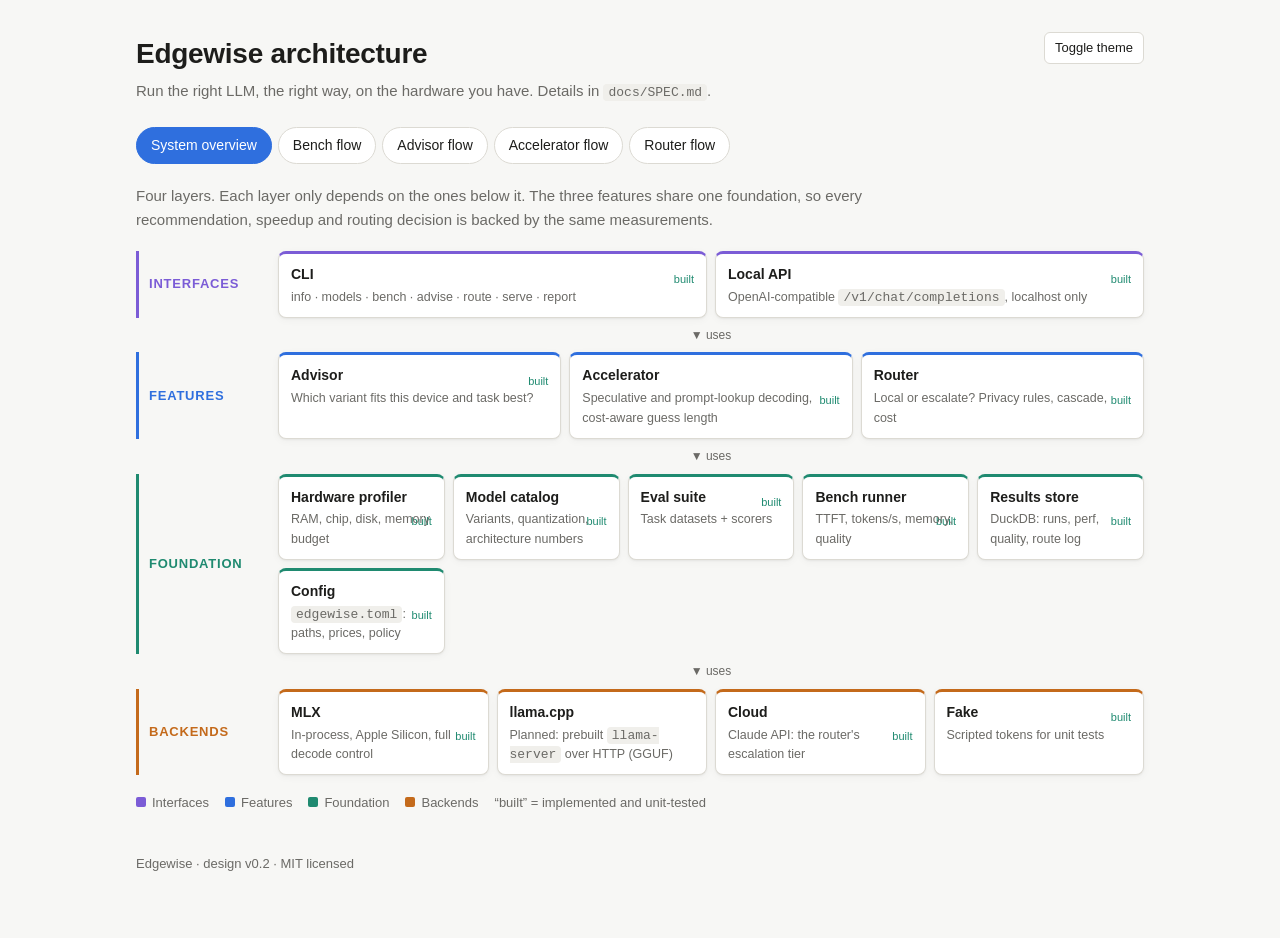
<file: docs/architecture.html>
<!doctype html>
<html lang="en">
<head>
<meta charset="utf-8">
<meta name="viewport" content="width=device-width, initial-scale=1">
<title>Edgewise Architecture</title>
<style>
  :root {
    --bg: #f7f7f5; --surface: #ffffff; --surface-2: #f0efeb; --text: #1d1d1b; --muted: #6b6a66;
    --border: #dcdad3; --accent: #2f6fde; --accent-soft: #e5edfb;
    --c-iface: #7b5cd6; --c-feat: #2f6fde; --c-found: #1f8a70; --c-back: #c46a1b;
    --ok: #1f8a70; --warn: #b7791f; --stop: #c2410c;
    --shadow: 0 1px 2px rgba(0,0,0,.05), 0 2px 8px rgba(0,0,0,.04);
  }
  @media (prefers-color-scheme: dark) {
    :root:not([data-theme="light"]) {
      --bg: #141413; --surface: #1d1d1b; --surface-2: #262624; --text: #ecebe6; --muted: #a3a29c;
      --border: #3a3936; --accent: #7aa7f5; --accent-soft: #1f2a3d;
      --c-iface: #a68ff0; --c-feat: #7aa7f5; --c-found: #4fc4a0; --c-back: #eb9a52;
      --ok: #4fc4a0; --warn: #e3b25a; --stop: #f08a5d; --shadow: none;
    }
  }
  :root[data-theme="dark"] {
    --bg: #141413; --surface: #1d1d1b; --surface-2: #262624; --text: #ecebe6; --muted: #a3a29c;
    --border: #3a3936; --accent: #7aa7f5; --accent-soft: #1f2a3d;
    --c-iface: #a68ff0; --c-feat: #7aa7f5; --c-found: #4fc4a0; --c-back: #eb9a52;
    --ok: #4fc4a0; --warn: #e3b25a; --stop: #f08a5d; --shadow: none;
  }
  * { box-sizing: border-box; }
  body {
    margin: 0; background: var(--bg); color: var(--text);
    font: 15px/1.55 -apple-system, BlinkMacSystemFont, "Segoe UI", Inter, sans-serif;
  }
  .wrap { max-width: 1040px; margin: 0 auto; padding: 32px 16px 64px; }
  header h1 { margin: 0 0 4px; font-size: 28px; letter-spacing: -.01em; }
  header p { margin: 0; color: var(--muted); }
  code { font: 13px/1.4 ui-monospace, SFMono-Regular, Menlo, monospace; background: var(--surface-2);
         padding: 1px 5px; border-radius: 4px; }

  nav { display: flex; gap: 6px; flex-wrap: wrap; margin: 24px 0 20px; }
  nav button {
    font: inherit; font-size: 14px; padding: 7px 14px; border-radius: 999px; cursor: pointer;
    border: 1px solid var(--border); background: var(--surface); color: var(--text);
  }
  nav button[aria-selected="true"] { background: var(--accent); border-color: var(--accent); color: #fff; }
  :root[data-theme="dark"] nav button[aria-selected="true"] { color: #10131a; }
  @media (prefers-color-scheme: dark) {
    :root:not([data-theme="light"]) nav button[aria-selected="true"] { color: #10131a; }
  }

  section[role="tabpanel"] { display: none; }
  section[role="tabpanel"].active { display: block; }
  .lead { color: var(--muted); margin: 0 0 20px; max-width: 760px; }

  /* Layered architecture */
  .layer { display: grid; grid-template-columns: 130px 1fr; gap: 12px; align-items: stretch; margin-bottom: 10px; }
  .layer-label { display: flex; align-items: center; font-weight: 600; font-size: 13px; text-transform: uppercase;
                 letter-spacing: .06em; color: var(--lc); border-left: 3px solid var(--lc); padding-left: 10px; }
  .layer-boxes { display: grid; grid-template-columns: repeat(auto-fit, minmax(150px, 1fr)); gap: 8px; }
  .box { background: var(--surface); border: 1px solid var(--border); border-top: 3px solid var(--lc);
         border-radius: 8px; padding: 10px 12px; box-shadow: var(--shadow); }
  .box b { display: block; font-size: 14px; }
  .box span { display: block; color: var(--muted); font-size: 12.5px; margin-top: 2px; }
  .box.done::after { content: "built"; float: right; font-size: 11px; color: var(--ok); margin-top: -36px; }
  .down { text-align: center; color: var(--muted); font-size: 12px; margin: -2px 0 8px 142px; }

  /* Flows */
  .flow { display: flex; flex-direction: column; align-items: stretch; max-width: 760px; }
  .step { display: grid; grid-template-columns: 34px 1fr; gap: 12px; background: var(--surface);
          border: 1px solid var(--border); border-radius: 10px; padding: 12px 14px; box-shadow: var(--shadow); }
  .num { width: 28px; height: 28px; border-radius: 50%; background: var(--accent-soft); color: var(--accent);
         display: grid; place-items: center; font-weight: 700; font-size: 13px; }
  .step h3 { margin: 2px 0 2px; font-size: 15px; }
  .step p { margin: 0; color: var(--muted); font-size: 13.5px; }
  .tag { display: inline-block; font-size: 11.5px; padding: 1px 7px; border-radius: 999px; margin: 6px 4px 0 0;
         border: 1px solid var(--border); color: var(--muted); }
  .arrow { height: 26px; display: grid; place-items: center; color: var(--muted); }
  .arrow::before { content: ""; width: 2px; height: 14px; background: var(--border); }
  .arrow::after { content: ""; border: 6px solid transparent; border-top-color: var(--border); border-bottom: 0; }
  .arrow { grid-template-rows: 14px 6px; }

  .branch { display: grid; grid-template-columns: repeat(auto-fit, minmax(200px, 1fr)); gap: 10px; }
  .branch .step { grid-template-columns: 1fr; border-left: 4px solid var(--bc, var(--border)); }
  .branch .step h3 { color: var(--bc); }
  .loop { border: 2px dashed var(--border); border-radius: 14px; padding: 14px; position: relative; }
  .loop-label { position: absolute; top: -11px; left: 16px; background: var(--bg); padding: 0 8px;
                font-size: 12px; color: var(--muted); font-weight: 600; letter-spacing: .04em; text-transform: uppercase; }
  .out { background: var(--accent-soft); border-color: transparent; }

  .legend { display: flex; gap: 16px; flex-wrap: wrap; margin-top: 18px; font-size: 13px; color: var(--muted); }
  .legend i { display: inline-block; width: 10px; height: 10px; border-radius: 2px; margin-right: 6px; background: var(--lc); }

  .theme-toggle { float: right; font: inherit; font-size: 13px; padding: 5px 10px; border-radius: 6px; cursor: pointer;
                  border: 1px solid var(--border); background: var(--surface); color: var(--text); }
  footer { margin-top: 40px; color: var(--muted); font-size: 13px; }

  @media (max-width: 640px) {
    .layer { grid-template-columns: 1fr; }
    .layer-label { padding: 2px 0 2px 10px; }
    .down { margin-left: 0; }
    .box.done::after { margin-top: 0; float: none; display: block; }
  }
</style>
</head>
<body>
<div class="wrap">
  <header>
    <button class="theme-toggle" id="theme" type="button">Toggle theme</button>
    <h1>Edgewise architecture</h1>
    <p>Run the right LLM, the right way, on the hardware you have. Details in <code>docs/SPEC.md</code>.</p>
  </header>

  <nav role="tablist">
    <button role="tab" aria-selected="true" data-tab="overview">System overview</button>
    <button role="tab" aria-selected="false" data-tab="bench">Bench flow</button>
    <button role="tab" aria-selected="false" data-tab="advise">Advisor flow</button>
    <button role="tab" aria-selected="false" data-tab="accel">Accelerator flow</button>
    <button role="tab" aria-selected="false" data-tab="route">Router flow</button>
  </nav>

  <!-- OVERVIEW -->
  <section role="tabpanel" id="overview" class="active">
    <p class="lead">Four layers. Each layer only depends on the ones below it. The three features share one foundation, so every recommendation, speedup and routing decision is backed by the same measurements.</p>

    <div class="layer" style="--lc: var(--c-iface)">
      <div class="layer-label">Interfaces</div>
      <div class="layer-boxes">
        <div class="box done"><b>CLI</b><span>info · models · bench · advise · route · serve · report</span></div>
        <div class="box done"><b>Local API</b><span>OpenAI-compatible <code>/v1/chat/completions</code>, localhost only</span></div>
      </div>
    </div>
    <div class="down">▼ uses</div>

    <div class="layer" style="--lc: var(--c-feat)">
      <div class="layer-label">Features</div>
      <div class="layer-boxes">
        <div class="box done"><b>Advisor</b><span>Which variant fits this device and task best?</span></div>
        <div class="box done"><b>Accelerator</b><span>Speculative and prompt-lookup decoding, cost-aware guess length</span></div>
        <div class="box done"><b>Router</b><span>Local or escalate? Privacy rules, cascade, cost</span></div>
      </div>
    </div>
    <div class="down">▼ uses</div>

    <div class="layer" style="--lc: var(--c-found)">
      <div class="layer-label">Foundation</div>
      <div class="layer-boxes">
        <div class="box done"><b>Hardware profiler</b><span>RAM, chip, disk, memory budget</span></div>
        <div class="box done"><b>Model catalog</b><span>Variants, quantization, architecture numbers</span></div>
        <div class="box done"><b>Eval suite</b><span>Task datasets + scorers</span></div>
        <div class="box done"><b>Bench runner</b><span>TTFT, tokens/s, memory, quality</span></div>
        <div class="box done"><b>Results store</b><span>DuckDB: runs, perf, quality, route log</span></div>
        <div class="box done"><b>Config</b><span><code>edgewise.toml</code>: paths, prices, policy</span></div>
      </div>
    </div>
    <div class="down">▼ uses</div>

    <div class="layer" style="--lc: var(--c-back)">
      <div class="layer-label">Backends</div>
      <div class="layer-boxes">
        <div class="box done"><b>MLX</b><span>In-process, Apple Silicon, full decode control</span></div>
        <div class="box"><b>llama.cpp</b><span>Planned: prebuilt <code>llama-server</code> over HTTP (GGUF)</span></div>
        <div class="box done"><b>Cloud</b><span>Claude API: the router's escalation tier</span></div>
        <div class="box done"><b>Fake</b><span>Scripted tokens for unit tests</span></div>
      </div>
    </div>

    <div class="legend">
      <span style="--lc: var(--c-iface)"><i></i>Interfaces</span>
      <span style="--lc: var(--c-feat)"><i></i>Features</span>
      <span style="--lc: var(--c-found)"><i></i>Foundation</span>
      <span style="--lc: var(--c-back)"><i></i>Backends</span>
      <span>“built” = implemented and unit-tested</span>
    </div>
  </section>

  <!-- BENCH -->
  <section role="tabpanel" id="bench">
    <p class="lead"><code>edgewise bench --model &lt;id&gt; --task &lt;id&gt;</code>: measures how fast a model runs on this device and how well it does real tasks. Every other feature reads from what this writes.</p>
    <div class="flow">
      <div class="step"><div class="num">1</div><div><h3>Write run manifest</h3><p>Hardware, git commit, library versions, power source and swap usage, so any number can be traced back and reproduced.</p><span class="tag">hardware profiler</span><span class="tag">warns on battery or when swapping</span></div></div>
      <div class="arrow"></div>
      <div class="step"><div class="num">2</div><div><h3>Check memory, then load model</h3><p>Estimate weights + KV cache + overhead. Refuse if it exceeds the budget; record load time and memory after load.</p><span class="tag">catalog</span><span class="tag">backend.load()</span></div></div>
      <div class="arrow"></div>
      <div class="step"><div class="num">3</div><div><h3>Warm-up</h3><p>3 throwaway generations so caches and kernels are ready.</p></div></div>
      <div class="arrow"></div>
      <div class="loop"><span class="loop-label">repeat 5× per prompt length (128 / 1K / 4K tokens)</span>
        <div class="step"><div class="num">4</div><div><h3>Performance pass</h3><p>Stream tokens and timestamp each one. Compute TTFT, prefill tokens/s, decode tokens/s, inter-token latency P50/P95, peak memory.</p><span class="tag">same timing code for every backend</span></div></div>
      </div>
      <div class="arrow"></div>
      <div class="step"><div class="num">5</div><div><h3>Quality pass</h3><p>Run every eval item once with greedy decoding and score it: tool-call match, JSON field F1, QA answer match, math exact match, edited-text match.</p><span class="tag">eval suite</span><span class="tag">scorers</span></div></div>
      <div class="arrow"></div>
      <div class="step"><div class="num">6</div><div><h3>Unload + cool down</h3><p>Free memory and wait 10 s to reduce thermal effects on the next model.</p></div></div>
      <div class="arrow"></div>
      <div class="step out"><div class="num">✓</div><div><h3>Results store</h3><p>Rows in <code>runs</code>, <code>perf</code>, <code>quality</code>. Curated snapshots go to <code>results/published/</code> for the README.</p></div></div>
    </div>
  </section>

  <!-- ADVISE -->
  <section role="tabpanel" id="advise">
    <p class="lead"><code>edgewise advise --task tool_calling --min-score 0.8</code>: picks the best model variant for this device and task, and explains why. It only ranks variants that have actually been measured.</p>
    <div class="flow">
      <div class="step"><div class="num">1</div><div><h3>All catalog variants</h3><p>e.g. Qwen 2.5 and Llama 3.2 at 0.5B–3B, in MLX 4/8-bit and GGUF Q4/Q5/Q8.</p></div></div>
      <div class="arrow"></div>
      <div class="step"><div class="num">2</div><div><h3>Feasibility filter</h3><p>Drop anything that exceeds the budget (device default or <code>--memory</code>), using the measured peak when there is one and the estimate otherwise.</p><span class="tag">memory model</span></div></div>
      <div class="arrow"></div>
      <div class="step"><div class="num">3</div><div><h3>Look up evidence</h3><p>Measured quality and speed from the results store. Unmeasured variants are listed with the command to benchmark them, never ranked on guesses.</p><span class="tag">results store</span></div></div>
      <div class="arrow"></div>
      <div class="step"><div class="num">4</div><div><h3>Quality floor</h3><p>Drop variants below <code>--min-score</code> on this task. The score relative to the higher-precision version of the same model is shown alongside.</p></div></div>
      <div class="arrow"></div>
      <div class="step"><div class="num">5</div><div><h3>Pareto frontier</h3><p>Keep only variants that no other variant beats on both quality and speed.</p></div></div>
      <div class="arrow"></div>
      <div class="branch">
        <div class="step" style="--bc: var(--c-feat)"><div><h3>--prefer speed</h3><p>Fastest variant above the floor.</p></div></div>
        <div class="step" style="--bc: var(--c-found)"><div><h3>--prefer balanced</h3><p>Default. Fastest model within 0.05 (or one eval item) of the best score.</p></div></div>
        <div class="step" style="--bc: var(--c-iface)"><div><h3>--prefer quality</h3><p>Highest quality that fits.</p></div></div>
      </div>
      <div class="arrow"></div>
      <div class="step out"><div class="num">✓</div><div><h3>Recommendation + explanation</h3><p>Choice, runner-up and the trade-off in plain words. Rich table, <code>--json</code>, and a Pareto chart for the README.</p></div></div>
    </div>
  </section>

  <!-- ACCEL -->
  <section role="tabpanel" id="accel">
    <p class="lead">Speculative decoding on the MLX backend: something cheap guesses <em>k</em> tokens, and the main model checks all of them in one forward pass. With greedy verification the output is <strong>identical</strong> to normal decoding, just faster.</p>
    <div class="flow">
      <div class="branch">
        <div class="step" style="--bc: var(--c-feat)"><div><h3>Draft model</h3><p>A small model (0.5B/1B) from the same tokenizer family proposes <em>k</em> tokens.</p></div></div>
        <div class="step" style="--bc: var(--c-found)"><div><h3>Prompt lookup</h3><p>Find the latest n-gram in the prompt and propose what followed it. Free, great for RAG and code edits.</p></div></div>
      </div>
      <div class="arrow"></div>
      <div class="loop"><span class="loop-label">loop until max tokens or end of text</span>
        <div class="step"><div class="num">1</div><div><h3>Propose <em>k</em> draft tokens</h3><p><em>k</em> comes from the guess-length policy (0–8 for a draft model, up to 16 for prompt lookup).</p></div></div>
        <div class="arrow"></div>
        <div class="step"><div class="num">2</div><div><h3>Verify in one pass</h3><p>Target model scores context + all <em>k</em> drafts at once.</p></div></div>
        <div class="arrow"></div>
        <div class="step"><div class="num">3</div><div><h3>Accept matching prefix</h3><p>Keep drafts while each equals the target's own top choice; add one target token at the first mismatch.</p></div></div>
        <div class="arrow"></div>
        <div class="step"><div class="num">4</div><div><h3>Roll back KV caches</h3><p>Trim draft/target caches to the accepted length.</p></div></div>
        <div class="arrow"></div>
        <div class="step"><div class="num">5</div><div><h3>Choose the next <em>k</em> by cost</h3><p>Update the estimated chance that a guess is right, then pick the <em>k</em> with the most expected tokens per millisecond, given the measured cost of verifying <em>k</em> tokens. That can be 0: don't guess.</p></div></div>
      </div>
      <div class="arrow"></div>
      <div class="step out"><div class="num">✓</div><div><h3>Measured per task</h3><p>Speedup vs. standard decoding, acceptance rate, tokens accepted per step, extra memory, plus a token-for-token test that output is unchanged.</p></div></div>
    </div>
  </section>

  <!-- ROUTE -->
  <section role="tabpanel" id="route">
    <p class="lead"><code>edgewise route "&lt;prompt&gt;"</code> or <code>POST /v1/chat/completions</code>: answer locally whenever possible, escalate to the cloud only when needed, and log every decision with its reason and cost.</p>
    <div class="flow">
      <div class="step"><div class="num">1</div><div><h3>Request arrives</h3><p>Messages plus optional tools, JSON schema, or <code>private: true</code>.</p></div></div>
      <div class="arrow"></div>
      <div class="step"><div class="num">2</div><div><h3>Hard rules (checked first, can't be overridden)</h3><p>Private flag or detected personal data → <strong>local only</strong>. Offline or no escalation model → <strong>local only</strong>.</p><span class="tag">PII detector</span><span class="tag">connectivity check</span></div></div>
      <div class="arrow"></div>
      <div class="step"><div class="num">3</div><div><h3>Routing policy</h3><p>Chosen in <code>edgewise.toml</code>.</p></div></div>
      <div class="arrow"></div>
      <div class="branch">
        <div class="step" style="--bc: var(--c-found)"><div><h3>Forced by the caller</h3><p><code>force: local</code> or <code>force: remote</code> skips the cascade (never the hard rules).</p></div></div>
        <div class="step" style="--bc: var(--c-feat)"><div><h3>Cascade</h3><p>Generate locally first. Empty answer, invalid JSON, or low mean log-probability → escalate. If escalation fails, keep the local answer.</p></div></div>
        <div class="step" style="--bc: var(--muted)"><div><h3>Baselines</h3><p>Local-only and remote-only policies, for comparison.</p></div></div>
      </div>
      <div class="arrow"></div>
      <div class="branch">
        <div class="step" style="--bc: var(--ok)"><div><h3>Local model</h3><p>Fast, private, free. Can use the Accelerator.</p></div></div>
        <div class="step" style="--bc: var(--warn)"><div><h3>Escalation model</h3><p>The Claude API or a larger on-device model. Tokens × configured prices → cost.</p></div></div>
      </div>
      <div class="arrow"></div>
      <div class="step out"><div class="num">✓</div><div><h3>Response + route log</h3><p>Answer plus <code>{route, reason, model_id, cost_usd}</code>. Logs feed the cost-vs-quality curve and the % handled locally.</p></div></div>
    </div>
  </section>

  <footer>Edgewise · design v0.2 · MIT licensed</footer>
</div>

<script>
  const tabs = document.querySelectorAll('[role="tab"]');
  const panels = document.querySelectorAll('[role="tabpanel"]');
  function show(id) {
    tabs.forEach(t => t.setAttribute('aria-selected', String(t.dataset.tab === id)));
    panels.forEach(p => p.classList.toggle('active', p.id === id));
    try { history.replaceState(null, '', '#' + id); } catch (e) {}
  }
  tabs.forEach(t => t.addEventListener('click', () => show(t.dataset.tab)));
  const initial = location.hash.slice(1);
  if (document.getElementById(initial)) show(initial);

  const root = document.documentElement;
  document.getElementById('theme').addEventListener('click', () => {
    const dark = root.dataset.theme
      ? root.dataset.theme === 'dark'
      : matchMedia('(prefers-color-scheme: dark)').matches;
    root.dataset.theme = dark ? 'light' : 'dark';
  });
</script>
</body>
</html>
</file>
